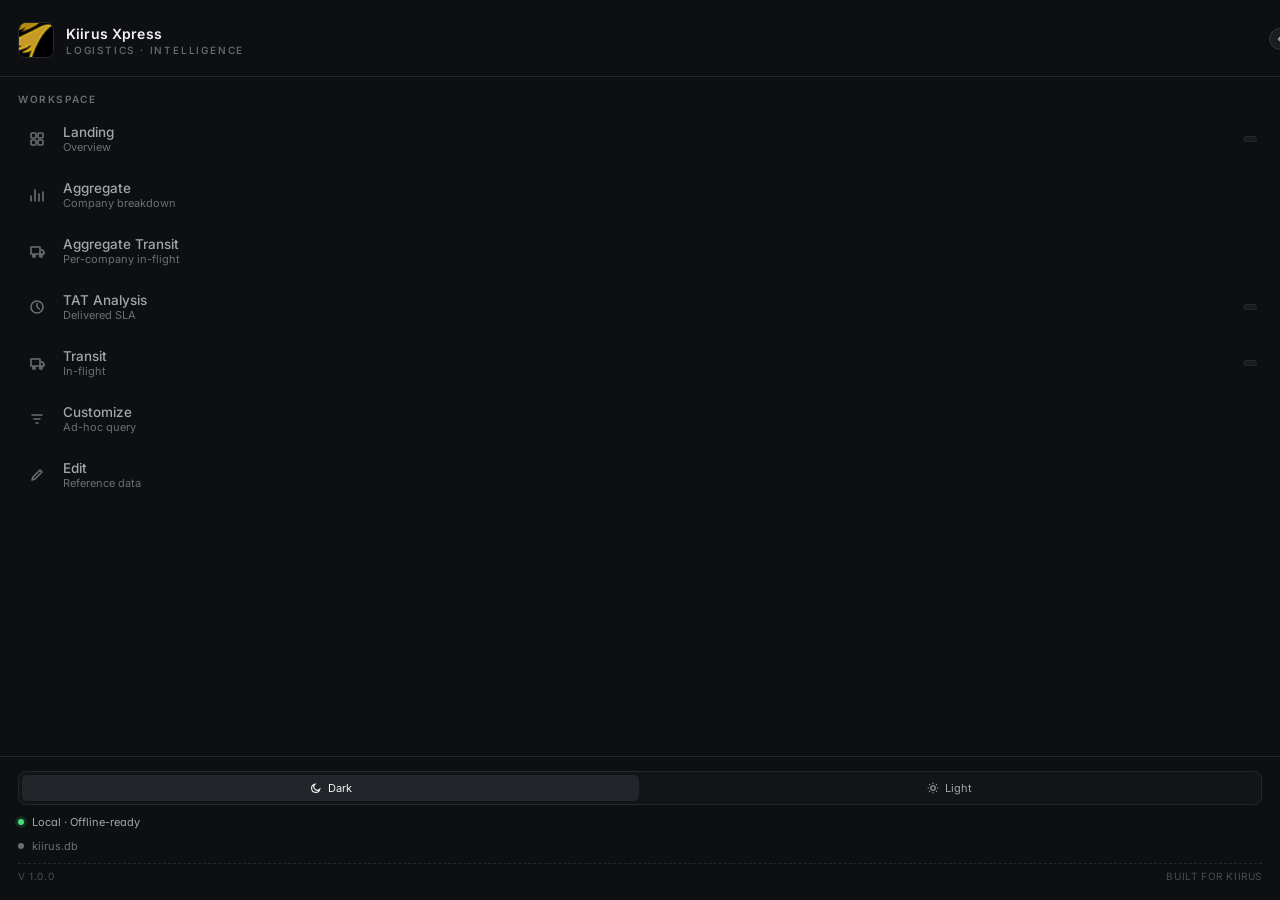
<file: app/components/_html/sidebar/index.html>
<!doctype html>
<html data-theme="dark" data-density="balanced" data-sidebar="standard">
<head>
  <meta charset="utf-8"/>
  <meta name="viewport" content="width=device-width,initial-scale=1"/>
  <link rel="preconnect" href="https://fonts.googleapis.com"/>
  <link rel="preconnect" href="https://fonts.gstatic.com" crossorigin/>
  <link href="https://fonts.googleapis.com/css2?family=Inter:wght@400;500;600;700&family=JetBrains+Mono:wght@400;500;600&display=swap" rel="stylesheet"/>
  <link rel="stylesheet" href="styles.css"/>
  <style>
    html, body { margin: 0; padding: 0; height: 100%; background: var(--sidebar-bg); }
    body { overflow: hidden; }

    .sidebar {
      width: 100%;
      height: 100vh;
      border-right: 0;
    }

    [data-sidebar="collapsed"] .sidebar-brand-text,
    [data-sidebar="collapsed"] .nav-text,
    [data-sidebar="collapsed"] .nav-badge,
    [data-sidebar="collapsed"] .sidebar-section-label,
    [data-sidebar="collapsed"] .theme-toggle,
    [data-sidebar="collapsed"] .sidebar-status,
    [data-sidebar="collapsed"] .sidebar-footer-meta { display: none !important; }
    [data-sidebar="collapsed"] .sidebar-brand { justify-content: center; padding: 22px 8px 18px; }
    [data-sidebar="collapsed"] .nav-row { grid-template-columns: 28px; justify-content: center; padding: 0; }

    .sidebar-brand-logo img {
      object-position: left center;
      object-fit: cover;
      transform: scale(2.6) translateX(-3px);
    }

    .sidebar-collapse-btn .ic-collapsed { display: none; }
    [data-sidebar="collapsed"] .sidebar-collapse-btn .ic-expanded { display: none; }
    [data-sidebar="collapsed"] .sidebar-collapse-btn .ic-collapsed { display: inline; }

    .spacer { flex: 1; }
  </style>
</head>
<body>
  <aside class="sidebar">
    <button class="sidebar-collapse-btn" data-action="toggle_collapse" aria-label="Toggle sidebar">
      <svg class="ic-expanded" width="12" height="12" viewBox="0 0 16 16" fill="none" stroke="currentColor" stroke-width="2" stroke-linecap="round" stroke-linejoin="round"><path d="M10 4l-4 4 4 4"/></svg>
      <svg class="ic-collapsed" width="12" height="12" viewBox="0 0 16 16" fill="none" stroke="currentColor" stroke-width="2" stroke-linecap="round" stroke-linejoin="round"><path d="M6 4l4 4-4 4"/></svg>
    </button>

    <div class="sidebar-brand">
      <div class="sidebar-brand-logo">
        <img src="logo.png" alt="Kiirus"/>
      </div>
      <div class="sidebar-brand-text">
        <div class="sidebar-brand-name">Kiirus Xpress</div>
        <div class="sidebar-brand-tag">Logistics &middot; Intelligence</div>
      </div>
    </div>

    <div class="sidebar-section-label">Workspace</div>

    <nav class="sidebar-nav" role="navigation">
      <button class="nav-row" data-section="Landing" aria-current="false" title="Landing &mdash; Overview">
        <span class="nav-icon">
          <svg width="16" height="16" viewBox="0 0 16 16" fill="none" stroke="currentColor" stroke-width="1.6" stroke-linecap="round" stroke-linejoin="round"><rect x="2" y="2" width="5" height="5" rx="1"/><rect x="9" y="2" width="5" height="5" rx="1"/><rect x="2" y="9" width="5" height="5" rx="1"/><rect x="9" y="9" width="5" height="5" rx="1"/></svg>
        </span>
        <span class="nav-text">
          <span class="nav-label">Landing</span>
          <span class="nav-sublabel">Overview</span>
        </span>
        <span class="nav-badge" data-badge="landing"></span>
      </button>

      <button class="nav-row" data-section="Aggregate" aria-current="false" title="Aggregate &mdash; Company breakdown">
        <span class="nav-icon">
          <svg width="16" height="16" viewBox="0 0 16 16" fill="none" stroke="currentColor" stroke-width="1.6" stroke-linecap="round" stroke-linejoin="round"><path d="M2 14V9M6 14V3M10 14V7M14 14V5"/></svg>
        </span>
        <span class="nav-text">
          <span class="nav-label">Aggregate</span>
          <span class="nav-sublabel">Company breakdown</span>
        </span>
      </button>

      <button class="nav-row" data-section="Aggregate Transit" aria-current="false" title="Aggregate Transit &mdash; Per-company in-flight">
        <span class="nav-icon">
          <svg width="16" height="16" viewBox="0 0 16 16" fill="none" stroke="currentColor" stroke-width="1.6" stroke-linecap="round" stroke-linejoin="round"><path d="M2 11h9V4H2zM11 7h2.5l1.5 2v2h-4"/><circle cx="5" cy="13" r="1.3"/><circle cx="12" cy="13" r="1.3"/></svg>
        </span>
        <span class="nav-text">
          <span class="nav-label">Aggregate Transit</span>
          <span class="nav-sublabel">Per-company in-flight</span>
        </span>
      </button>

      <button class="nav-row" data-section="TAT Analysis" aria-current="false" title="TAT Analysis &mdash; Delivered SLA">
        <span class="nav-icon">
          <svg width="16" height="16" viewBox="0 0 16 16" fill="none" stroke="currentColor" stroke-width="1.6" stroke-linecap="round" stroke-linejoin="round"><circle cx="8" cy="8" r="6"/><path d="M8 4.5V8l2.5 2"/></svg>
        </span>
        <span class="nav-text">
          <span class="nav-label">TAT Analysis</span>
          <span class="nav-sublabel">Delivered SLA</span>
        </span>
        <span class="nav-badge" data-badge="tat"></span>
      </button>

      <button class="nav-row" data-section="Transit" aria-current="false" title="Transit &mdash; In-flight">
        <span class="nav-icon">
          <svg width="16" height="16" viewBox="0 0 16 16" fill="none" stroke="currentColor" stroke-width="1.6" stroke-linecap="round" stroke-linejoin="round"><path d="M2 11h9V4H2zM11 7h2.5l1.5 2v2h-4"/><circle cx="5" cy="13" r="1.3"/><circle cx="12" cy="13" r="1.3"/></svg>
        </span>
        <span class="nav-text">
          <span class="nav-label">Transit</span>
          <span class="nav-sublabel">In-flight</span>
        </span>
        <span class="nav-badge" data-badge="transit"></span>
      </button>

      <button class="nav-row" data-section="Customize" aria-current="false" title="Customize &mdash; Ad-hoc query">
        <span class="nav-icon">
          <svg width="16" height="16" viewBox="0 0 16 16" fill="none" stroke="currentColor" stroke-width="1.6" stroke-linecap="round" stroke-linejoin="round"><path d="M3 4h10M5 8h6M7 12h2"/></svg>
        </span>
        <span class="nav-text">
          <span class="nav-label">Customize</span>
          <span class="nav-sublabel">Ad-hoc query</span>
        </span>
      </button>

      <button class="nav-row" data-section="Edit" aria-current="false" title="Edit &mdash; Reference data">
        <span class="nav-icon">
          <svg width="16" height="16" viewBox="0 0 16 16" fill="none" stroke="currentColor" stroke-width="1.6" stroke-linecap="round" stroke-linejoin="round"><path d="M3 13l3-1L13 5l-2-2-7 7-1 3z"/></svg>
        </span>
        <span class="nav-text">
          <span class="nav-label">Edit</span>
          <span class="nav-sublabel">Reference data</span>
        </span>
      </button>
    </nav>

    <div class="sidebar-footer">
      <div class="theme-toggle" role="tablist" aria-label="Theme">
        <button class="theme-toggle-btn" data-action="theme" data-theme-value="dark" aria-pressed="true">
          <svg width="12" height="12" viewBox="0 0 16 16" fill="none" stroke="currentColor" stroke-width="1.5"><path d="M13 9.5A5.5 5.5 0 1 1 6.5 3a4.5 4.5 0 0 0 6.5 6.5z"/></svg>
          Dark
        </button>
        <button class="theme-toggle-btn" data-action="theme" data-theme-value="light" aria-pressed="false">
          <svg width="12" height="12" viewBox="0 0 16 16" fill="none" stroke="currentColor" stroke-width="1.5"><circle cx="8" cy="8" r="3"/><path d="M8 1v1.5M8 13.5V15M1 8h1.5M13.5 8H15M3 3l1 1M12 12l1 1M3 13l1-1M12 4l1-1"/></svg>
          Light
        </button>
      </div>

      <div class="sidebar-status"><span class="status-dot"></span>Local &middot; Offline-ready</div>
      <div class="sidebar-status" style="color: var(--text-dim);">
        <span style="width:6px;height:6px;border-radius:50%;background:var(--text-dim);display:inline-block;"></span>
        <span data-slot="db-meta">kiirus.db</span>
      </div>
      <div class="sidebar-footer-meta">
        <span data-slot="version">v 1.0.0</span>
        <span>BUILT FOR KIIRUS</span>
      </div>
    </div>
  </aside>

  <script src="sidebar.js"></script>
</body>
</html>
</file>
<file: app/components/_html/sidebar/styles.css>
/* =============================================================
   Kiirus Xpress — Design System
   ----------------------------------------------------------------
   This file is the single source of truth for the dashboard look.
   Map these tokens into your Streamlit theme.py CSS injection.
   ============================================================= */

/* ---------- TOKENS: DARK (default) ---------- */
:root,
[data-theme="dark"] {
  /* Surfaces — warm neutrals, very low chroma */
  --bg:            #0b0c0d;
  --bg-elev-1:     #131417;
  --bg-elev-2:     #1a1c20;
  --bg-elev-3:     #22252a;
  --sidebar-bg:    #0e0f11;

  /* Borders */
  --border:        #25272c;
  --border-strong: #34373d;
  --border-hover:  #4a4e56;

  /* Text */
  --text:          #f1f1f3;
  --text-muted:    #a3a5ab;
  --text-dim:      #6b6e75;
  --text-faint:    #4a4d54;

  /* Accent — Kiirus yellow */
  --accent:        #f5c518;
  --accent-hover:  #ffd633;
  --accent-soft:   rgba(245, 197, 24, 0.14);
  --accent-tint:   rgba(245, 197, 24, 0.08);
  --accent-glow:   0 0 0 1px rgba(245, 197, 24, 0.35), 0 8px 28px -8px rgba(245, 197, 24, 0.25);
  --accent-ink:    #0b0c0d; /* text on yellow */

  /* Status colors */
  --ok:            #4ade80;
  --ok-soft:       rgba(74, 222, 128, 0.14);
  --warn:          #fbbf24;
  --warn-soft:     rgba(251, 191, 36, 0.14);
  --bad:           #f87171;
  --bad-soft:      rgba(248, 113, 113, 0.14);
  --info:          #60a5fa;
  --info-soft:     rgba(96, 165, 250, 0.14);
  --neutral:       #a3a5ab;
  --neutral-soft:  rgba(163, 165, 171, 0.14);

  /* Shadows */
  --shadow-sm: 0 1px 2px rgba(0,0,0,0.4);
  --shadow-md: 0 6px 20px -8px rgba(0,0,0,0.55);
  --shadow-lg: 0 18px 40px -16px rgba(0,0,0,0.6);
}

/* ---------- TOKENS: LIGHT ---------- */
[data-theme="light"] {
  --bg:            #fafaf6;
  --bg-elev-1:     #ffffff;
  --bg-elev-2:     #f4f4ee;
  --bg-elev-3:     #ebebe4;
  --sidebar-bg:    #f4f4ee;

  --border:        #e4e4dc;
  --border-strong: #d0d0c6;
  --border-hover:  #a8a89e;

  --text:          #19191c;
  --text-muted:    #54545a;
  --text-dim:      #84848c;
  --text-faint:    #b0b0b6;

  --accent:        #c89b00;
  --accent-hover:  #a87f00;
  --accent-soft:   rgba(200, 155, 0, 0.12);
  --accent-tint:   rgba(200, 155, 0, 0.06);
  --accent-glow:   0 0 0 1px rgba(200, 155, 0, 0.4), 0 8px 28px -8px rgba(200, 155, 0, 0.3);
  --accent-ink:    #ffffff;

  --ok:            #16a34a;
  --ok-soft:       rgba(22, 163, 74, 0.10);
  --warn:          #d97706;
  --warn-soft:     rgba(217, 119, 6, 0.10);
  --bad:           #dc2626;
  --bad-soft:      rgba(220, 38, 38, 0.10);
  --info:          #2563eb;
  --info-soft:     rgba(37, 99, 235, 0.10);
  --neutral:       #54545a;
  --neutral-soft:  rgba(84, 84, 90, 0.08);

  --shadow-sm: 0 1px 2px rgba(0,0,0,0.05);
  --shadow-md: 0 6px 20px -8px rgba(0,0,0,0.10);
  --shadow-lg: 0 18px 40px -16px rgba(0,0,0,0.12);
}

/* ---------- DENSITY ---------- */
:root,
[data-density="balanced"] {
  --space-xs: 6px;
  --space-sm: 10px;
  --space-md: 14px;
  --space-lg: 20px;
  --space-xl: 28px;
  --space-2xl: 40px;
  --row-h: 36px;
  --card-pad: 18px;
  --card-radius: 12px;
  --card-gap: 14px;
  --kpi-value-size: 32px;
  --kpi-label-size: 11px;
  --table-row-h: 36px;
  --nav-row-h: 52px;
  --nav-gap: 4px;
}
[data-density="compact"] {
  --space-xs: 4px;
  --space-sm: 8px;
  --space-md: 12px;
  --space-lg: 16px;
  --space-xl: 22px;
  --space-2xl: 32px;
  --row-h: 30px;
  --card-pad: 14px;
  --card-radius: 10px;
  --card-gap: 10px;
  --kpi-value-size: 26px;
  --kpi-label-size: 10px;
  --table-row-h: 30px;
  --nav-row-h: 44px;
  --nav-gap: 2px;
}
[data-density="spacious"] {
  --space-xs: 8px;
  --space-sm: 12px;
  --space-md: 18px;
  --space-lg: 26px;
  --space-xl: 36px;
  --space-2xl: 52px;
  --row-h: 42px;
  --card-pad: 24px;
  --card-radius: 14px;
  --card-gap: 18px;
  --kpi-value-size: 38px;
  --kpi-label-size: 12px;
  --table-row-h: 42px;
  --nav-row-h: 60px;
  --nav-gap: 6px;
}

/* ---------- SIDEBAR WIDTH ---------- */
:root { --sidebar-w: 264px; }
[data-sidebar="narrow"]    { --sidebar-w: 220px; }
[data-sidebar="standard"]  { --sidebar-w: 264px; }
[data-sidebar="wide"]      { --sidebar-w: 304px; }
[data-sidebar="collapsed"] { --sidebar-w: 64px; }

/* ---------- TYPE ---------- */
:root {
  --font-ui:   'Inter', ui-sans-serif, system-ui, -apple-system, 'Segoe UI', sans-serif;
  --font-mono: 'JetBrains Mono', ui-monospace, 'SF Mono', Menlo, monospace;
}

/* ---------- BASE ---------- */
* { box-sizing: border-box; }
html, body {
  margin: 0;
  padding: 0;
  height: 100%;
  font-family: var(--font-ui);
  color: var(--text);
  background: var(--bg);
  font-feature-settings: 'ss01', 'cv11';
  -webkit-font-smoothing: antialiased;
  text-rendering: optimizeLegibility;
}
.mono { font-family: var(--font-mono); font-feature-settings: 'zero', 'ss01'; }

/* ---------- LAYOUT SHELL ---------- */
.app {
  display: grid;
  grid-template-columns: var(--sidebar-w) 1fr;
  min-height: 100vh;
  transition: grid-template-columns 220ms ease;
}

/* =============================================================
   SIDEBAR
   ============================================================= */
.sidebar {
  background: var(--sidebar-bg);
  border-right: 1px solid var(--border);
  display: flex;
  flex-direction: column;
  position: sticky;
  top: 0;
  height: 100vh;
  overflow: visible;
}

.sidebar-collapse-btn {
  position: absolute;
  top: 28px;
  right: -11px;
  z-index: 10;
  width: 22px;
  height: 22px;
  border-radius: 50%;
  background: var(--bg-elev-2);
  border: 1px solid var(--border-strong);
  color: var(--text-muted);
  display: grid;
  place-items: center;
  cursor: pointer;
  padding: 0;
  box-shadow: var(--shadow-sm);
  transition: background 120ms ease, color 120ms ease, border-color 120ms ease, transform 120ms ease;
}
.sidebar-collapse-btn:hover {
  background: var(--accent);
  color: var(--accent-ink);
  border-color: var(--accent);
  transform: scale(1.08);
}

.sidebar-brand {
  padding: 22px 18px 18px;
  display: flex;
  align-items: center;
  gap: 12px;
  border-bottom: 1px solid var(--border);
  min-height: 76px;
}
.sidebar-brand-logo {
  width: 36px; height: 36px;
  border-radius: 8px;
  background: var(--bg);
  border: 1px solid var(--border);
  display: grid; place-items: center;
  overflow: hidden;
  flex-shrink: 0;
}
.sidebar-brand-logo img { width: 100%; height: 100%; object-fit: cover; }
.sidebar-brand-text { display: flex; flex-direction: column; gap: 2px; min-width: 0; }
.sidebar-brand-name {
  font-size: 14px; font-weight: 600; letter-spacing: 0.01em;
  color: var(--text);
  white-space: nowrap;
}
.sidebar-brand-tag {
  font-size: 10px;
  letter-spacing: 0.18em;
  color: var(--text-dim);
  text-transform: uppercase;
  font-weight: 500;
}

.sidebar-section-label {
  font-size: 10px;
  letter-spacing: 0.16em;
  color: var(--text-dim);
  text-transform: uppercase;
  padding: 16px 18px 8px;
  font-weight: 600;
}

.sidebar-nav {
  display: flex;
  flex-direction: column;
  gap: var(--nav-gap);
  padding: 0 10px;
  flex: 1;
}

.nav-row {
  display: grid;
  grid-template-columns: 28px 1fr auto;
  align-items: center;
  gap: 12px;
  padding: 0 12px;
  min-height: var(--nav-row-h);
  height: var(--nav-row-h);
  border-radius: 8px;
  cursor: pointer;
  color: var(--text-muted);
  border: 1px solid transparent;
  background: transparent;
  text-align: left;
  font-family: inherit;
  font-size: 13.5px;
  width: 100%;
  transition: background 120ms ease, color 120ms ease, border-color 120ms ease;
  position: relative;
}
.nav-row:hover {
  background: var(--bg-elev-1);
  color: var(--text);
}
.nav-row[aria-current="true"] {
  background: var(--accent-soft);
  color: var(--text);
  border-color: var(--accent-soft);
}
.nav-row[aria-current="true"]::before {
  content: '';
  position: absolute;
  left: -10px;
  top: 8px;
  bottom: 8px;
  width: 3px;
  background: var(--accent);
  border-radius: 2px;
}

.nav-icon {
  width: 28px; height: 28px;
  display: grid; place-items: center;
  border-radius: 6px;
  color: var(--text-dim);
  font-size: 14px;
  flex-shrink: 0;
}
.nav-row[aria-current="true"] .nav-icon { color: var(--accent); }
.nav-row:hover .nav-icon { color: var(--text); }

.nav-text {
  display: flex; flex-direction: column; gap: 1px;
  min-width: 0;
  overflow: hidden;
}
.nav-label {
  font-size: 13.5px;
  font-weight: 500;
  line-height: 1.2;
  white-space: nowrap;
  overflow: hidden;
  text-overflow: ellipsis;
}
.nav-sublabel {
  font-size: 11px;
  color: var(--text-dim);
  line-height: 1.2;
  white-space: nowrap;
  overflow: hidden;
  text-overflow: ellipsis;
}

.nav-badge {
  font-family: var(--font-mono);
  font-size: 10px;
  background: var(--bg-elev-2);
  color: var(--text-muted);
  padding: 2px 6px;
  border-radius: 4px;
  border: 1px solid var(--border);
}

.sidebar-footer {
  padding: 14px 18px 18px;
  border-top: 1px solid var(--border);
  display: flex;
  flex-direction: column;
  gap: 10px;
}
.sidebar-status {
  display: flex; align-items: center; gap: 8px;
  font-size: 11px;
  color: var(--text-muted);
}
.status-dot {
  width: 6px; height: 6px;
  border-radius: 50%;
  background: var(--ok);
  box-shadow: 0 0 0 3px var(--ok-soft);
}

.sidebar-footer-meta {
  font-size: 10px;
  color: var(--text-faint);
  letter-spacing: 0.06em;
  padding-top: 6px;
  border-top: 1px dashed var(--border);
  display: flex; justify-content: space-between;
  text-transform: uppercase;
}

/* Theme toggle inline */
.theme-toggle {
  display: flex;
  background: var(--bg-elev-1);
  border: 1px solid var(--border);
  border-radius: 8px;
  padding: 3px;
  gap: 2px;
}
.theme-toggle-btn {
  flex: 1;
  background: transparent;
  border: 0;
  padding: 6px 10px;
  border-radius: 5px;
  font-size: 11px;
  color: var(--text-muted);
  cursor: pointer;
  font-family: inherit;
  display: flex; align-items: center; justify-content: center; gap: 6px;
}
.theme-toggle-btn[aria-pressed="true"] {
  background: var(--bg-elev-3);
  color: var(--text);
}

/* =============================================================
   MAIN CONTENT
   ============================================================= */
.main {
  padding: var(--space-xl) var(--space-xl) var(--space-2xl);
  min-width: 0;
  overflow-x: hidden;
}

.page-header {
  display: flex;
  align-items: flex-end;
  justify-content: space-between;
  gap: var(--space-lg);
  padding-bottom: var(--space-lg);
  border-bottom: 1px solid var(--border);
  margin-bottom: var(--space-xl);
}
.page-eyebrow {
  font-size: 11px;
  letter-spacing: 0.16em;
  color: var(--text-dim);
  text-transform: uppercase;
  margin-bottom: 8px;
  font-weight: 600;
}
.page-title {
  font-size: 26px;
  font-weight: 600;
  letter-spacing: -0.01em;
  margin: 0;
  color: var(--text);
}
.page-sub {
  font-size: 13px;
  color: var(--text-muted);
  margin-top: 4px;
}

.btn {
  font-family: inherit;
  font-size: 13px;
  font-weight: 500;
  padding: 9px 14px;
  border-radius: 8px;
  border: 1px solid var(--border);
  background: var(--bg-elev-1);
  color: var(--text);
  cursor: pointer;
  display: inline-flex; align-items: center; gap: 8px;
  transition: background 120ms ease, border-color 120ms ease, transform 80ms ease;
}
.btn:hover { background: var(--bg-elev-2); border-color: var(--border-strong); }
.btn:active { transform: translateY(1px); }
.btn-primary {
  background: var(--accent);
  color: var(--accent-ink);
  border-color: var(--accent);
  font-weight: 600;
}
.btn-primary:hover { background: var(--accent-hover); border-color: var(--accent-hover); }
.btn-ghost { background: transparent; }
.btn .ic { font-size: 14px; line-height: 1; }

/* =============================================================
   KPI CARDS
   ============================================================= */
.kpi-grid {
  display: grid;
  gap: var(--card-gap);
  margin-bottom: var(--space-xl);
}
.kpi-row-3 { grid-template-columns: repeat(3, 1fr); }
.kpi-row-4 { grid-template-columns: repeat(4, 1fr); }
.kpi-row-2 { grid-template-columns: repeat(2, 1fr); }
.kpi-grid + .kpi-grid { margin-top: calc(var(--card-gap) * -1 + var(--card-gap)); }

.kpi {
  background: var(--bg-elev-1);
  border: 1px solid var(--border);
  border-radius: var(--card-radius);
  padding: var(--card-pad);
  display: flex;
  flex-direction: column;
  gap: 6px;
  position: relative;
  overflow: hidden;
  transition: border-color 150ms ease, transform 150ms ease, box-shadow 150ms ease, background 150ms ease;
}
.kpi:hover {
  border-color: var(--border-hover);
  transform: translateY(-2px);
  box-shadow: var(--shadow-md);
}
.kpi.kpi-accent:hover {
  border-color: var(--accent);
  box-shadow: var(--accent-glow);
}

.kpi-label {
  font-size: var(--kpi-label-size);
  font-weight: 600;
  letter-spacing: 0.14em;
  color: var(--text-dim);
  text-transform: uppercase;
  display: flex;
  align-items: center;
  justify-content: space-between;
  gap: 6px;
}
.kpi-label-ic {
  width: 16px; height: 16px;
  display: grid; place-items: center;
  border-radius: 4px;
  color: var(--text-faint);
  font-size: 11px;
}

.kpi-value {
  font-family: var(--font-mono);
  font-size: var(--kpi-value-size);
  font-weight: 500;
  letter-spacing: -0.02em;
  color: var(--accent);
  line-height: 1.1;
  font-feature-settings: 'tnum', 'zero';
  display: flex;
  align-items: baseline;
  gap: 6px;
}
.kpi-value.text-primary { color: var(--text); }
.kpi-value.text-ok { color: var(--ok); }
.kpi-value.text-warn { color: var(--warn); }
.kpi-value.text-bad { color: var(--bad); }
.kpi-value.text-info { color: var(--info); }
.kpi-value-unit {
  font-size: 14px;
  color: var(--text-dim);
  font-weight: 400;
}

.kpi-meta {
  font-size: 12px;
  color: var(--text-muted);
  display: flex;
  align-items: center;
  gap: 8px;
  margin-top: auto;
  padding-top: 4px;
}
.kpi-delta {
  font-family: var(--font-mono);
  font-size: 11px;
  padding: 2px 6px;
  border-radius: 4px;
  background: var(--bg-elev-2);
  color: var(--text-muted);
}
.kpi-delta.up    { background: var(--ok-soft);   color: var(--ok); }
.kpi-delta.down  { background: var(--bad-soft);  color: var(--bad); }
.kpi-delta.flat  { background: var(--neutral-soft); color: var(--neutral); }

.kpi-spark {
  position: absolute;
  right: 14px;
  top: 14px;
  width: 56px;
  height: 22px;
  opacity: 0.7;
  pointer-events: none;
}

/* Special KPI variants */
.kpi.kpi-daterange .kpi-value {
  font-size: 15px;
  color: var(--text);
  letter-spacing: 0;
  line-height: 1.3;
}
.kpi-daterange-arrow {
  color: var(--accent);
  font-family: var(--font-mono);
  margin: 0 4px;
}

/* progress bar inside KPI */
.kpi-progress {
  margin-top: 8px;
  height: 4px;
  background: var(--bg-elev-2);
  border-radius: 2px;
  overflow: hidden;
}
.kpi-progress-fill {
  height: 100%;
  background: var(--accent);
  border-radius: 2px;
}
.kpi-progress-fill.ok   { background: var(--ok); }
.kpi-progress-fill.warn { background: var(--warn); }
.kpi-progress-fill.bad  { background: var(--bad); }

/* =============================================================
   CHART AREA
   ============================================================= */
.charts-grid {
  display: grid;
  grid-template-columns: 1fr 1fr;
  gap: var(--card-gap);
}
.chart-card {
  background: var(--bg-elev-1);
  border: 1px solid var(--border);
  border-radius: var(--card-radius);
  padding: var(--card-pad);
  display: flex;
  flex-direction: column;
  gap: 14px;
}
.chart-head {
  display: flex;
  align-items: center;
  justify-content: space-between;
  gap: var(--space-md);
}
.chart-title {
  font-size: 13px;
  font-weight: 600;
  color: var(--text);
  letter-spacing: -0.005em;
  margin: 0;
}
.chart-sub {
  font-size: 11px;
  color: var(--text-dim);
  margin-top: 2px;
}
.chart-controls {
  display: flex;
  gap: 6px;
  align-items: center;
}
.seg {
  display: flex;
  background: var(--bg-elev-2);
  border: 1px solid var(--border);
  border-radius: 7px;
  padding: 2px;
}
.seg button {
  background: transparent;
  border: 0;
  font-family: inherit;
  font-size: 11px;
  color: var(--text-muted);
  padding: 4px 10px;
  border-radius: 5px;
  cursor: pointer;
}
.seg button[aria-pressed="true"] {
  background: var(--bg-elev-3);
  color: var(--text);
}

.chart-body {
  min-height: 240px;
  position: relative;
}

/* Pie legend */
.legend {
  display: flex;
  flex-direction: column;
  gap: 8px;
  font-size: 12px;
}
.legend-row {
  display: grid;
  grid-template-columns: 12px 1fr auto auto;
  gap: 10px;
  align-items: center;
  padding: 6px 8px;
  border-radius: 6px;
}
.legend-row:hover { background: var(--bg-elev-2); }
.legend-swatch { width: 10px; height: 10px; border-radius: 2px; }
.legend-label { color: var(--text); }
.legend-value { font-family: var(--font-mono); color: var(--text); font-size: 12px; }
.legend-pct { font-family: var(--font-mono); color: var(--text-dim); font-size: 11px; }

/* =============================================================
   PILLS (status, SLA, ODA)
   ============================================================= */
.pill {
  display: inline-flex;
  align-items: center;
  gap: 6px;
  font-size: 11px;
  font-weight: 600;
  padding: 3px 8px;
  border-radius: 4px;
  letter-spacing: 0.02em;
  line-height: 1.4;
}
.pill .dot { width: 5px; height: 5px; border-radius: 50%; background: currentColor; }
.pill-ok      { background: var(--ok-soft);      color: var(--ok); }
.pill-warn    { background: var(--warn-soft);    color: var(--warn); }
.pill-bad     { background: var(--bad-soft);     color: var(--bad); }
.pill-info    { background: var(--info-soft);    color: var(--info); }
.pill-neutral { background: var(--neutral-soft); color: var(--neutral); }
.pill-accent  { background: var(--accent-soft);  color: var(--accent); }

/* =============================================================
   SCROLLBARS
   ============================================================= */
::-webkit-scrollbar { width: 10px; height: 10px; }
::-webkit-scrollbar-track { background: transparent; }
::-webkit-scrollbar-thumb { background: var(--border); border-radius: 6px; }
::-webkit-scrollbar-thumb:hover { background: var(--border-strong); }

/* =============================================================
   FOCUS
   ============================================================= */
:focus-visible {
  outline: 2px solid var(--accent);
  outline-offset: 2px;
  border-radius: 6px;
}

/* =============================================================
   UTIL
   ============================================================= */
.spacer { flex: 1; }
.row { display: flex; align-items: center; gap: var(--space-md); }
.col { display: flex; flex-direction: column; gap: var(--space-md); }
</file>
